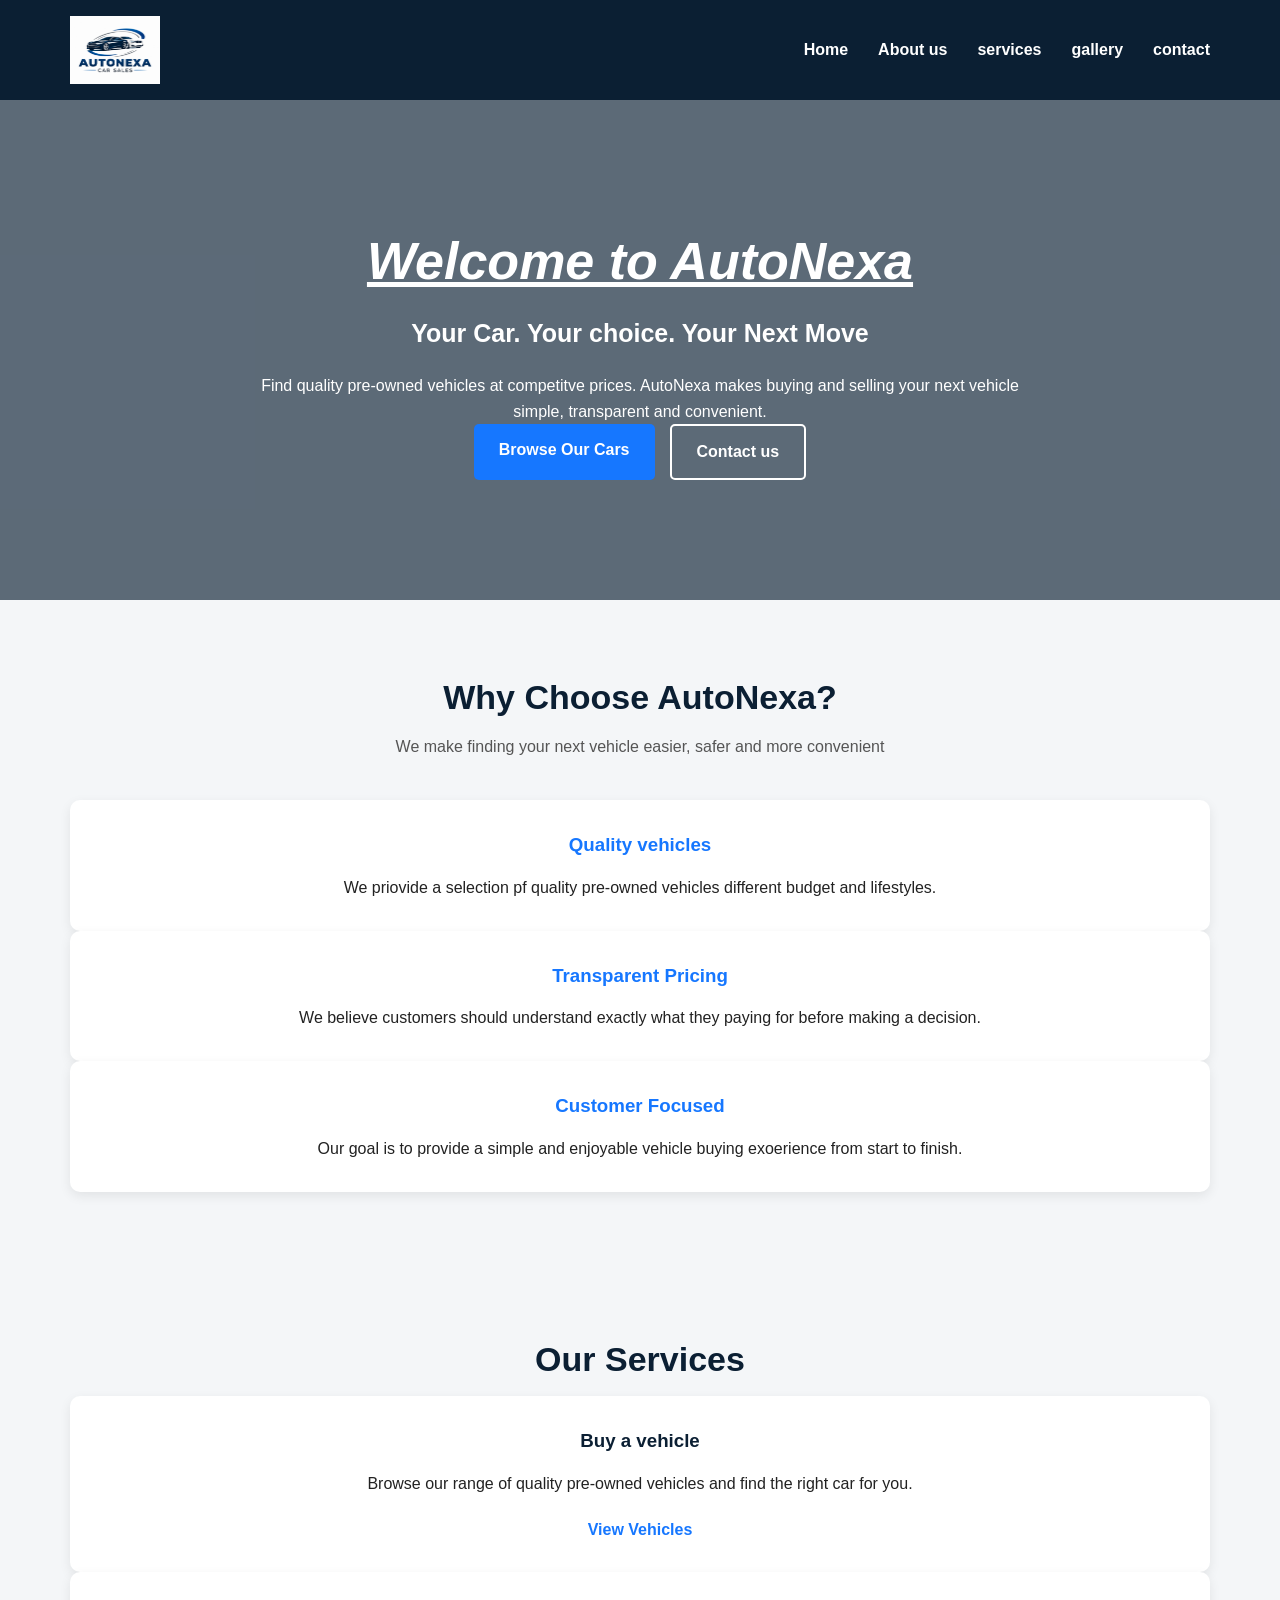
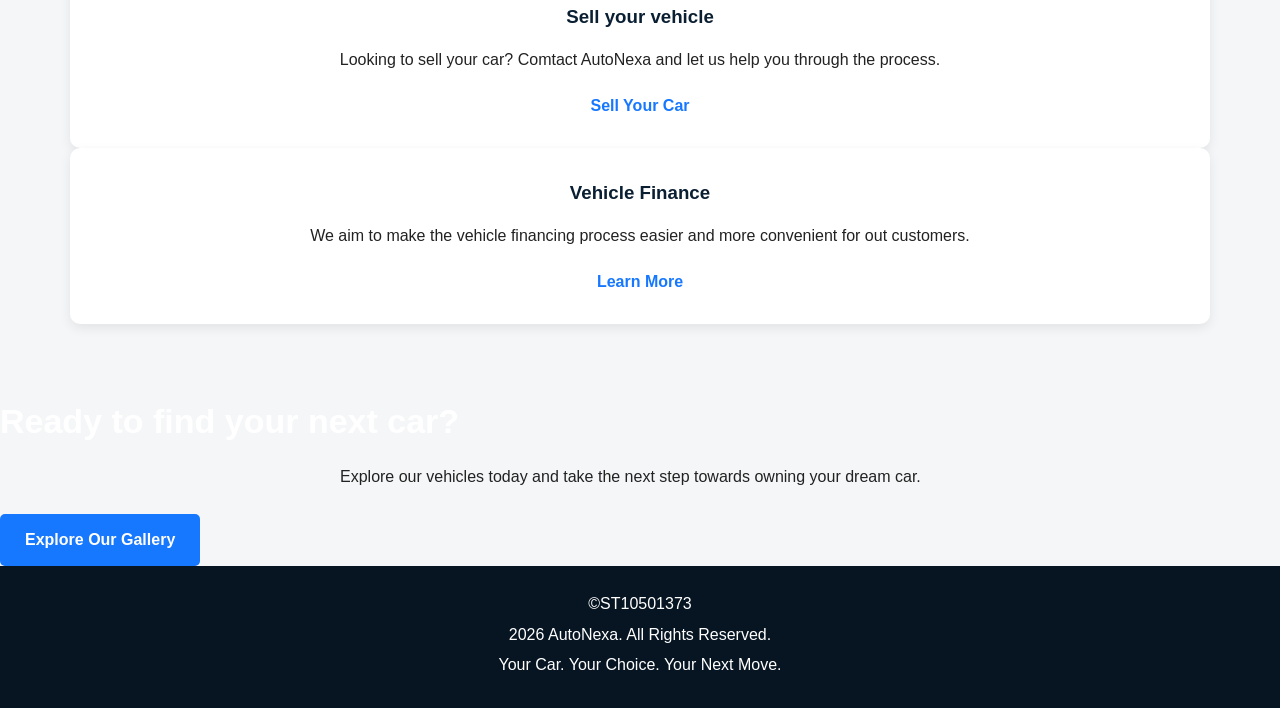
<file: index.html>
<!DOCTYPE html>
<html lang="en">
    <head>
        <meta charset="UTF-8">
        <meta name="viewport" content="width=device-width, initial scale=1.0">
        <title>AutoNexa  |  Home page</title>
        <link rel="stylesheet" href="css/style.css">
    </head>
    <body>
        <header>
             
            <nav class="navbar">
                <a href="index.html" class="logo">
                    <img src="images/autonexa-logo.jpg" alt="AutoNexa Logo">
                      </a>
                <ul class="nav-links">
                    <li><a href="index.html">Home</a></li>
                    <li><a href="About us.html">About us</a></li>
                    <li><a href="Services.html">services</a></li>
                    <li><a href="Gallery.html">gallery</a></li>
                    <li><a href="Contact.html">contact</a></li>
                </ul>
            </nav>
        </header>
        <main>
            <section class="hero">

                <video class="hero-video" autoplay muted loop playsinline>
                    <source src="images/car-background.mp4" type="video/mp4">
                </video>

                <div class="hero-overlay"></div>
                <div class="hero-content">
                  <h1><u><i>Welcome to AutoNexa</i></u></h1>
                  <p class="tagline">Your Car. Your choice. Your Next Move</p>
                  <p>Find quality pre-owned vehicles at competitve prices. AutoNexa makes buying and selling your next vehicle simple, transparent and convenient.</p>
                  <div class="hero-buttons">
                    <a href="Gallery.html" class="btn primary-btn">Browse Our Cars</a>
                    <a href="Contact.html" class="btn secondary-btn">Contact us</a>
                  </div>  
                </div>
            </section>

            <section class="why-us">
                <h2>Why Choose AutoNexa?</h2>
                <p class="section-intro">We make finding your next vehicle easier, safer and more  convenient</p>
                <div class="feature">
                    <div class="feature-card">
                        <h3>Quality vehicles</h3>
                        <p>We priovide a selection pf quality pre-owned vehicles different budget and lifestyles.</p>
                    </div>

                    <div class="feature-card">
                        <h3>Transparent Pricing</h3>
                        <p>We believe customers should understand exactly what they paying for before making a decision.</p>
                    </div>

                    <div class="feature-card">
                        <h3>Customer Focused</h3>
                        <p>Our goal is to provide a simple and enjoyable vehicle buying exoerience from start to finish.</p>
                    </div>
                </div>
            </section>

            <section class="services-preview">
                <h2>Our Services</h2>
                <div class="service-card">
                    <h3>Buy a vehicle</h3>
                    <p>Browse our range of quality pre-owned vehicles and find the right car for you.</p>
                    <a href="Gallery.html">View Vehicles</a>
                </div>

                <div class="service-card">
                    <h3>Sell your vehicle</h3>
                    <p>Looking to sell your car? Comtact AutoNexa and let us help you through the process.</p>
                    <a href="Contact.html">Sell Your Car</a>
                </div>

                <div class="service-card">
                    <h3>Vehicle Finance</h3>
                    <p>We aim to make the vehicle financing process easier and more convenient for out customers.</p>
                    <a href="Services.html">Learn More</a>
                </div>
            </section>

            <section class="cta">
                <h2>Ready to find your next car?</h2>
                <p>Explore our vehicles today and take the next step towards owning your dream car.</p>
                <a href="Gallery.html" class="btn primary-btn">Explore Our Gallery</a>
            </section>
        </main>
        <footer>&copy;ST10501373
            <p> 2026 AutoNexa. All Rights Reserved.</p>
            <p>Your Car. Your Choice. Your Next Move.</p>
        </footer>
    </body>
</html>
</file>
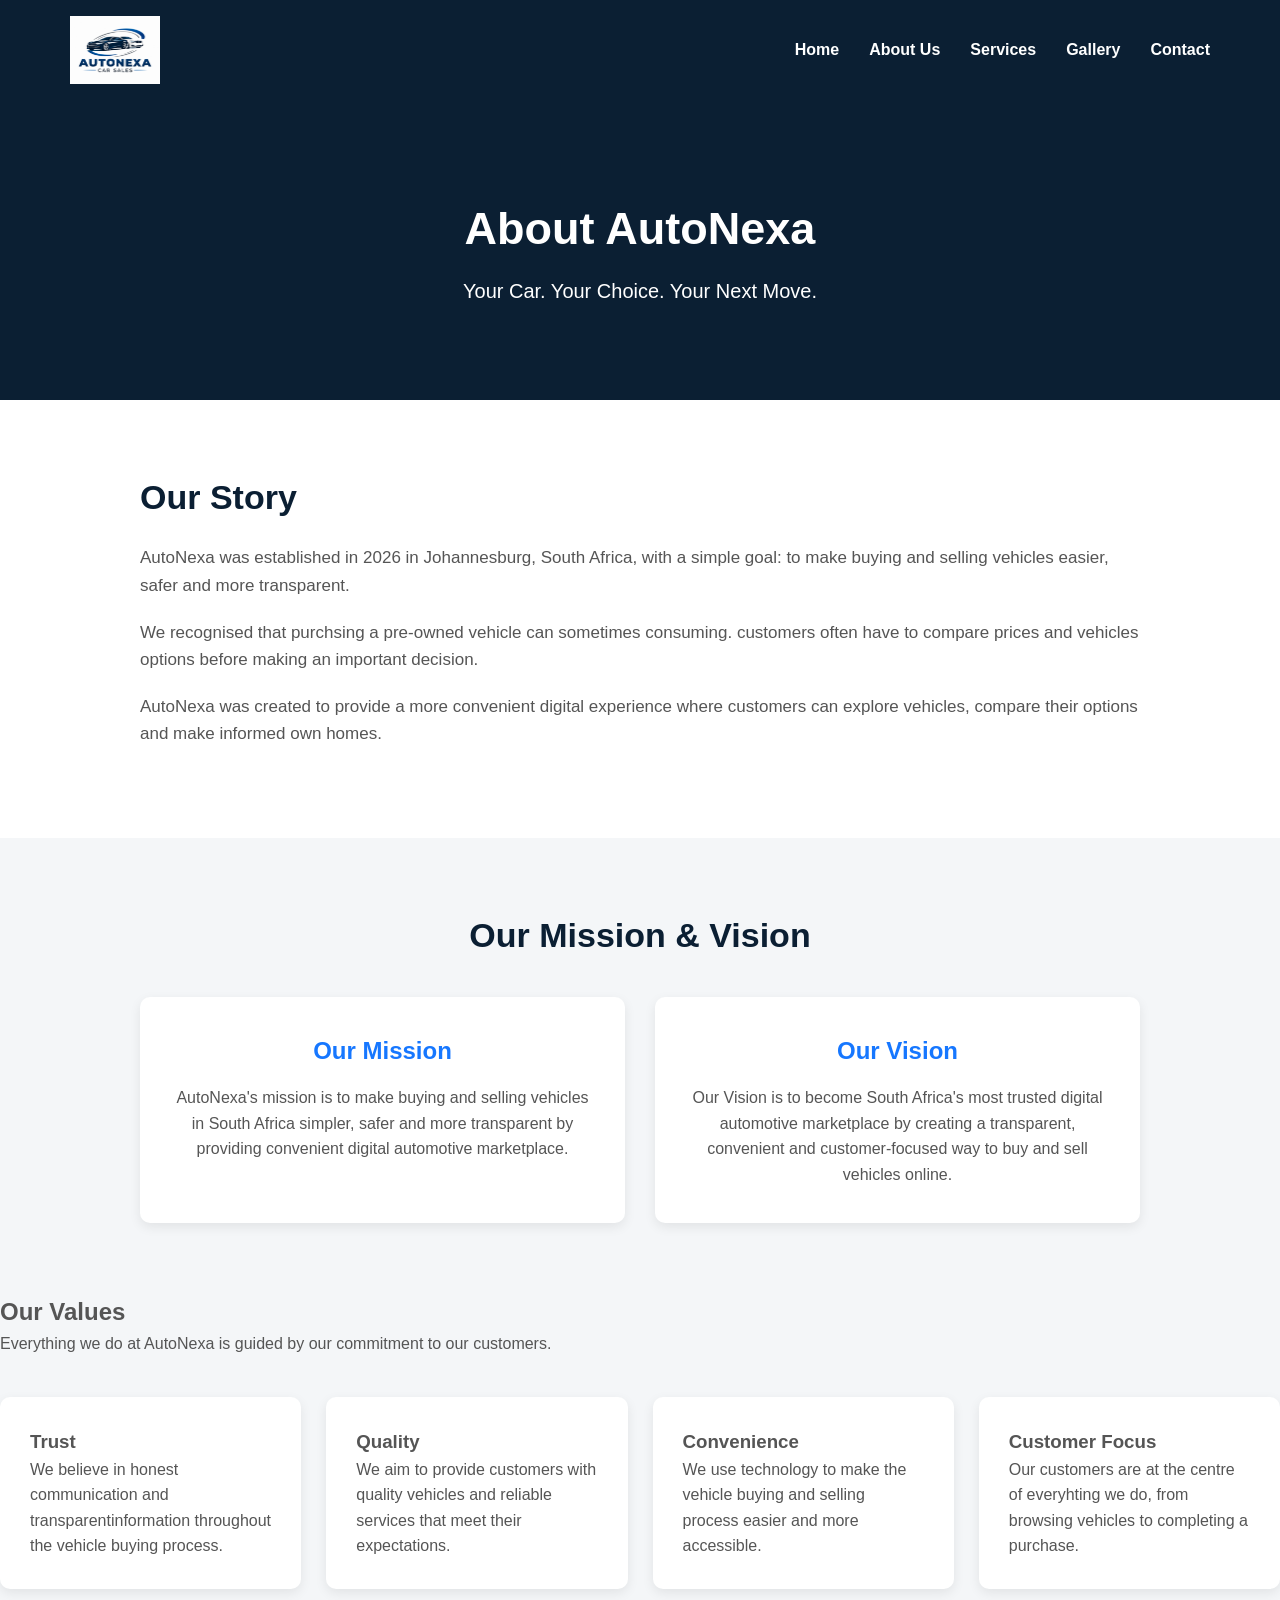
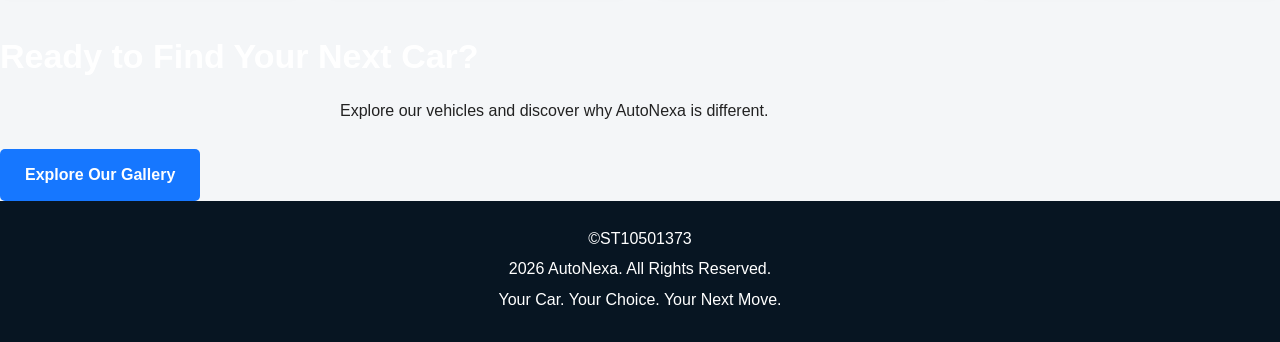
<file: About us.html>
<!DOCTYPE html>
<html lang="en">
    <head>
        <meta charset="UTF-8">
        <meta name="viewport" content="width=device-width, initial scale=1.0">
        <title>AutoNexa  |  About us</title>
        <link rel="stylesheet" href="css/style.css">
    </head>
    <body>
        <header>
           
            <nav class="navbar">
                <a href="index.html" class="logo">
                     <img src="images/autonexa-logo.jpg" alt="AutoNexa Logo">
                    </a>
                     <ul class="nav-links">
                    <li><a href="index.html">Home</a></li>
                    <li><a href="About us.html">About Us</a></li>
                    <li><a href="Services.html">Services</a></li>
                    <li><a href="Gallery.html">Gallery</a></li>
                    <li><a href="Contact.html">Contact</a></li>
                </ul>
            </nav>
        </header>
        
        <section class="about-hero">
            <div>
                <h1>About AutoNexa</h1>
                <p>Your Car. Your Choice. Your Next Move.</p>
            </div>
        </section>

        <section class="about-section">
            <div class="about-content">
                <div class="about-text">
                    <h2>Our Story</h2>
                    <p>AutoNexa was established in 2026 in Johannesburg, South Africa, with a simple goal: to make buying and selling vehicles easier, safer and more transparent.</p>
                    <p>We recognised that purchsing a pre-owned vehicle can sometimes consuming. customers often have to compare prices and vehicles options before making an important decision.</p>
                    <p>AutoNexa was created to provide a more convenient digital experience where customers can explore vehicles, compare their options and make informed own homes.</p>
                </div>
            </div>
        </section>

        <section class="mission-vision">
            <h2>Our Mission & Vision</h2>
            <div class="mission-container">
                <div class="mission-card">
                    <h3>Our Mission</h3>
                    <p>AutoNexa's mission is to make buying and selling vehicles in South Africa simpler, safer and more transparent by providing convenient digital automotive marketplace.</p>
                </div>

                <div class="mission-card">
                    <h3>Our Vision</h3>
                    <p>Our Vision is to become South Africa's most trusted digital automotive marketplace by creating a transparent, convenient and customer-focused way to buy and sell vehicles online.</p>
                </div>
            </div>
        </section>

        <section class="values-intro">
            <h2>Our Values</h2>
            <p class="values-intro">Everything we do at AutoNexa is guided by our commitment to our customers.</p>

            <div class="values-container">
                <div class="value-card">
                    <h3>Trust</h3>
                    <p>We believe in honest communication and transparentinformation throughout the vehicle buying process.</p>
                </div>

                <div class="value-card">
                    <h3>Quality</h3>
                    <p>We aim to provide customers with quality vehicles and reliable services that meet their expectations.</p>
                </div>

                <div class="value-card">
                    <h3>Convenience</h3>
                    <p>We use technology to make the vehicle buying and selling process easier and more accessible.</p>
                </div>

                <div class="value-card">
                    <h3>Customer Focus</h3>
                    <p>Our customers are at the centre of everyhting we do, from browsing vehicles to completing a purchase.</p>
                </div>
            </div>
        </section>

        <section class="cta">
            <h2>Ready to Find Your Next Car?</h2>
            <p>Explore our vehicles and discover why AutoNexa is different.</p>

            <a href="Gallery.html" class="btn primary-btn">Explore Our Gallery</a>
        </section>
        <footer>&copy;ST10501373
            <p>2026 AutoNexa. All Rights Reserved.</p>
            <p>Your Car. Your Choice. Your Next Move.</p>
        </footer>
    </body>
</html>
</file>
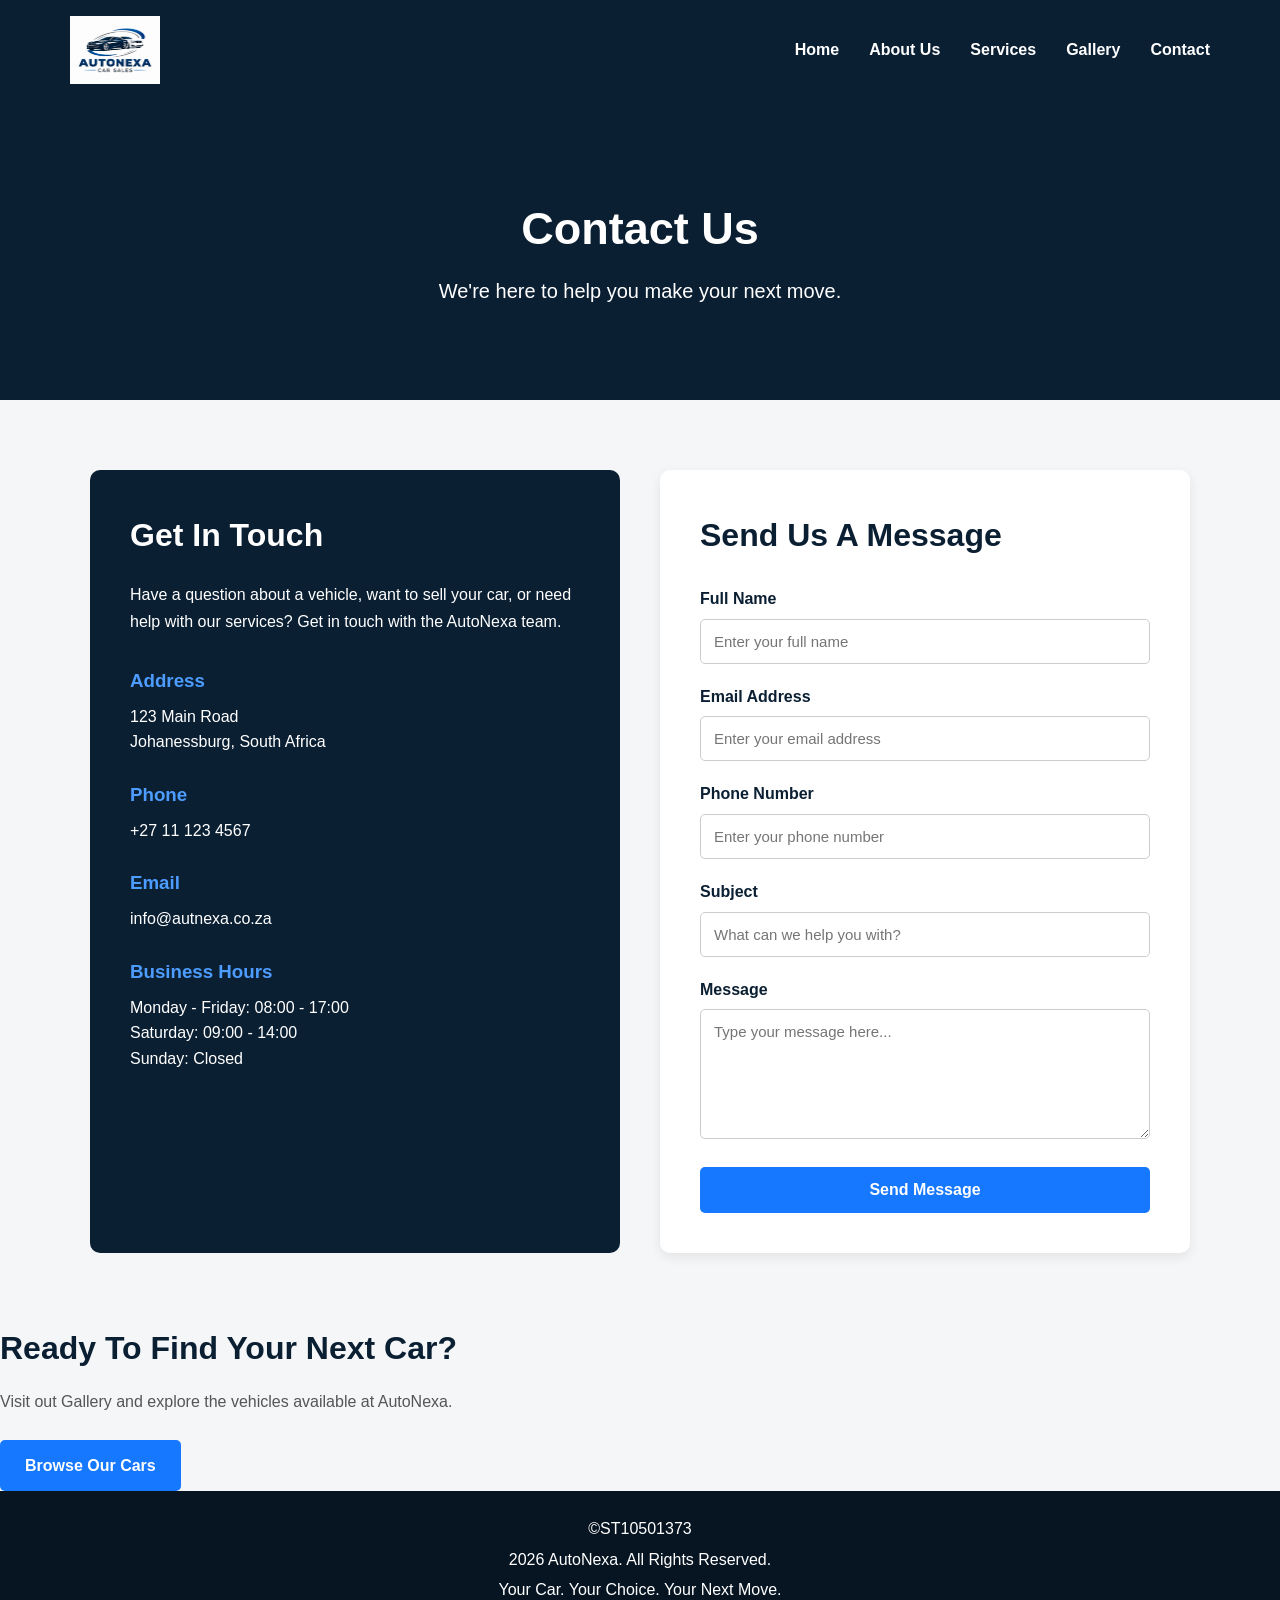
<file: Contact.html>
<!DOCTYPE html>
<html lang="en">
    <head>
        <meta charset="UTF-8">
        <meta name="viewport" content="width=device-width, initial scale=1.0">
        <title>AutoNexa  |  Contact Us</title>
        <link rel="stylesheet" href="css/style.css">
    </head>
    <body>
        <header>
             
           <nav class="navbar">
                <a href="index.html" class="logo">
                     <img src="images/autonexa-logo.jpg" alt="AutoNexa Logo">
                   </a>
                     <ul class="nav-links">
                    <li><a href="index.html">Home</a></li>
                    <li><a href="About us.html">About Us</a></li>
                    <li><a href="Services.html">Services</a></li>
                    <li><a href="Gallery.html">Gallery</a></li>
                    <li><a href="Contact.html">Contact</a></li>
                </ul>
            </nav>
        </header>
       
        <section class="contact-hero">
            <div>
                <h1>Contact Us</h1>
                <p>We're here to help you make your next move.</p>
            </div>
        </section>

        <section class="contact-section">
            <div class="contact-container">

                <div class="contact-info">
                    <h2>Get In Touch</h2>
                    <p>Have a question about a vehicle, want to sell your car, or need help with our services? Get in touch with the AutoNexa team.</p>

                    <div class="contact-detail">
                        <h3>Address</h3>
                        <p>123 Main Road<br>Johanessburg, South Africa</p>
                    </div>

                    <div class="contact-detail">
                        <h3> Phone</h3>
                        <p>+27 11 123 4567</p>
                    </div>

                    <div class="contact-detail">
                        <h3> Email</h3>
                        <p>info@autnexa.co.za</p>
                    </div>

                    <div class="contact-detail">
                        <h3>Business Hours</h3>
                        <p>Monday - Friday: 08:00 - 17:00<br> Saturday: 09:00 - 14:00<br> Sunday: Closed</p>
                    </div>
                </div>

                <div class="contact-form">
                    <h2>Send Us A Message</h2>
                    <form>
                        <label for="name">Full Name</label><input type="text" id="name" name="name" placeholder="Enter your full name" required>
                        <label for="email">Email Address</label><input type="email" id="email" name="email" placeholder="Enter your email address" required>
                        <label for="phone">Phone Number</label><input type="tel" id="phone" name="phone" placeholder="Enter your phone number">
                        <label for="subject">Subject</label><input type="text" id="subject" name="subject" placeholder="What can we help you with?" required>
                        <label for="message">Message</label><textarea id="message" name="message" rows="6" placeholder="Type your message here..." required></textarea>

                        <button type="submit">Send Message</button>
                    </form>
                </div>
            </div>
        </section>

        <section class="contact-cta">
            <h2>Ready To Find Your Next Car?</h2>
            <p>Visit out Gallery and explore the vehicles available at AutoNexa.</p>
            <a href="Gallery.html">Browse Our Cars</a>
        </section>
        <footer>&copy;ST10501373
            <p>2026 AutoNexa. All Rights Reserved.</p>
            <p>Your Car. Your Choice. Your Next Move.</p>
        </footer>
    </body>
</html>
</file>
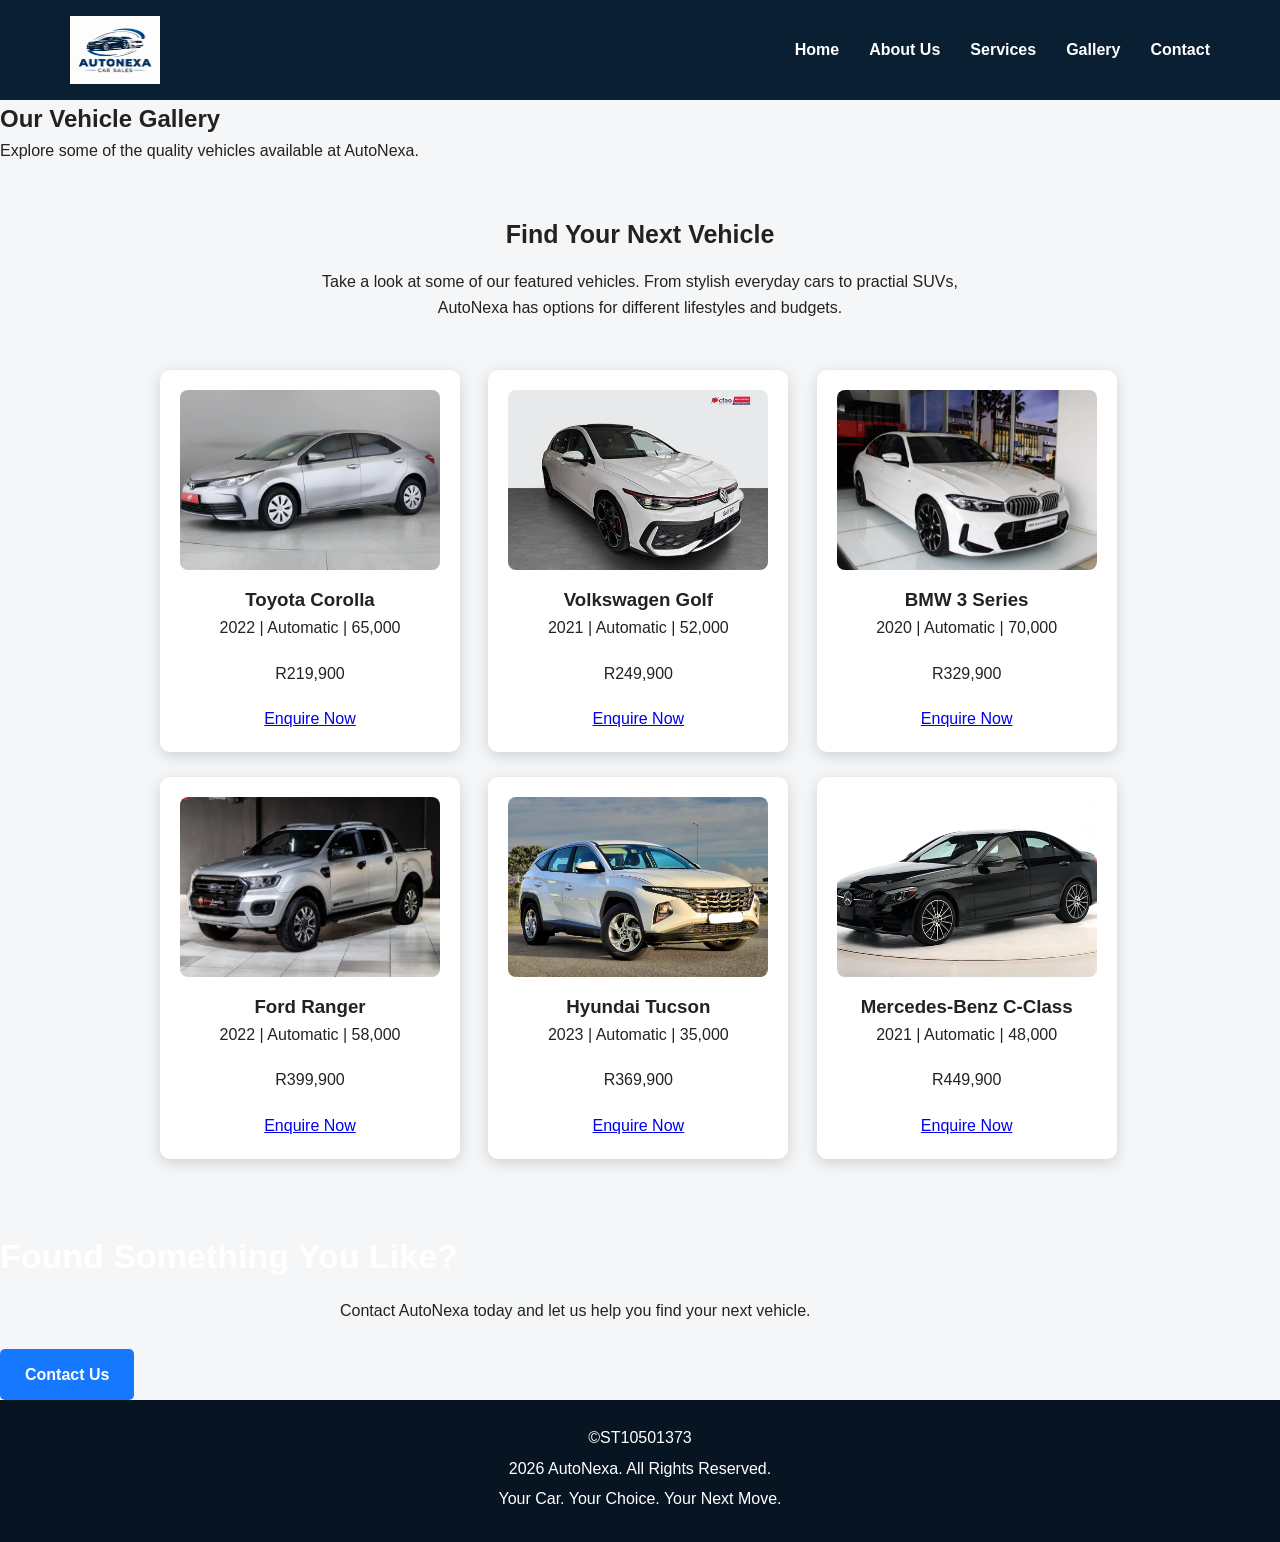
<file: Gallery.html>
<!DOCTYPE html>
<html lang="en">
    <head>
        <meta charset="UTF-8">
        <meta name="viewport" content="width=device-width, initial scale=1.0">
        <title>AutoNexa  |  Gallery</title>
        <link rel="stylesheet" href="css/style.css">
    </head>
    <body>
        <header>
             
            <nav class="navbar">
                <a href="index.html" class="logo">
                     <img src="images/autonexa-logo.jpg" alt="AutoNexa Logo">
                    </a>
                     <ul class="nav-links">
                    <li><a href="index.html">Home</a></li>
                    <li><a href="About us.html">About Us</a></li>
                    <li><a href="Services.html">Services</a></li>
                    <li><a href="Gallery.html">Gallery</a></li>
                    <li><a href="Contact.html">Contact</a></li>
                </ul>
            </nav>
        </header>
       
        <section class="gallery-hero">
            <div>
                <h1>Our Vehicle Gallery</h1>
                <p>Explore some of the quality vehicles available at AutoNexa.</p>
            </div>
        </section>

        <section class="gallery-intro">
            <h2>Find Your Next Vehicle</h2>
            <p>Take a look at some of our featured vehicles. From stylish everyday cars to practial SUVs, AutoNexa has options for different lifestyles and budgets.</p>
        </section>

        <section class="vehicle-gallery">

            <div class="vehicle-card">
                <img src="images/car1.jpg" alt="Toyota Corolla" width="300">
                <div class="vehicle-info">
                    <h3>Toyota Corolla</h3>
                    <p class="vehicle-details">2022 | Automatic | 65,000</p>
                    <p class="vehicle-price">R219,900</p>
                    <a href="Contact.html" class="vehicle-btn">Enquire Now</a>
                </div>
            </div>

            <div class="vehicle-card">
                <img src="images/car2.jpg" alt="Volkswagen Golf" width="300">
                <div class="vehicle-info">
                    <h3>Volkswagen Golf</h3>
                    <p class="vehicle-details">2021 | Automatic | 52,000</p>
                    <p class="vehicle-price">R249,900</p>
                    <a href="Contact.html" class="vehicle-btn">Enquire Now</a>
                </div>
            </div>

            <div class="vehicle-card">
                <img src="images/car3.jpg" alt="BMW 3 Series" width="300">
                <div class="vehicle-info">
                    <h3>BMW 3 Series</h3>
                    <p class="vehicle-details">2020 | Automatic | 70,000</p>
                    <p class="vehicle-price">R329,900</p>
                    <a href="Contact.html" class="vehicle-btn">Enquire Now</a>
                </div>
            </div>

            <div class="vehicle-card">
                <img src="images/car4.jpg" alt="Ford Ranger" width="300">
                <div class="vehicle-info">
                    <h3>Ford Ranger</h3>
                    <p class="vehicle-details">2022 | Automatic | 58,000</p>
                    <p class="vehicle-price">R399,900</p>
                    <a href="Contact.html" class="vehicle-btn">Enquire Now</a>
                </div>
            </div>

            <div class="vehicle-card">
                <img src="images/car5.jpg" alt="Hyundai Tucson" width="300">
                <div class="vehicle-info">
                    <h3>Hyundai Tucson</h3>
                    <p class="vehicle-details">2023 | Automatic | 35,000</p>
                    <p class="vehicle-price">R369,900</p>
                    <a href="Contact.html" class="vehicle-btn">Enquire Now</a>
                </div>
            </div>

            <div class="vehicle-card">
                <img src="images/car6.jpg" alt="Mercedes-Benz C-Class" width="300">
                <div class="vehicle-info">
                    <h3>Mercedes-Benz C-Class</h3>
                    <p class="vehicle-details">2021 | Automatic | 48,000</p>
                    <p class="vehicle-price">R449,900</p>
                    <a href="Contact.html" class="vehicle-btn">Enquire Now</a>
                </div>
            </div>
        </section>

        <section class="cta">
            <h2>Found Something You Like?</h2>
            <p>Contact AutoNexa today and let us help you find your next vehicle.</p>
            <a href="Contact.html" class="btn primary-btn">Contact Us</a>
        </section>
        <footer>&copy;ST10501373
            <p>2026 AutoNexa. All Rights Reserved.</p>
            <p>Your Car. Your Choice. Your Next Move.</p>
        </footer>
    </body>
</html>
</file>
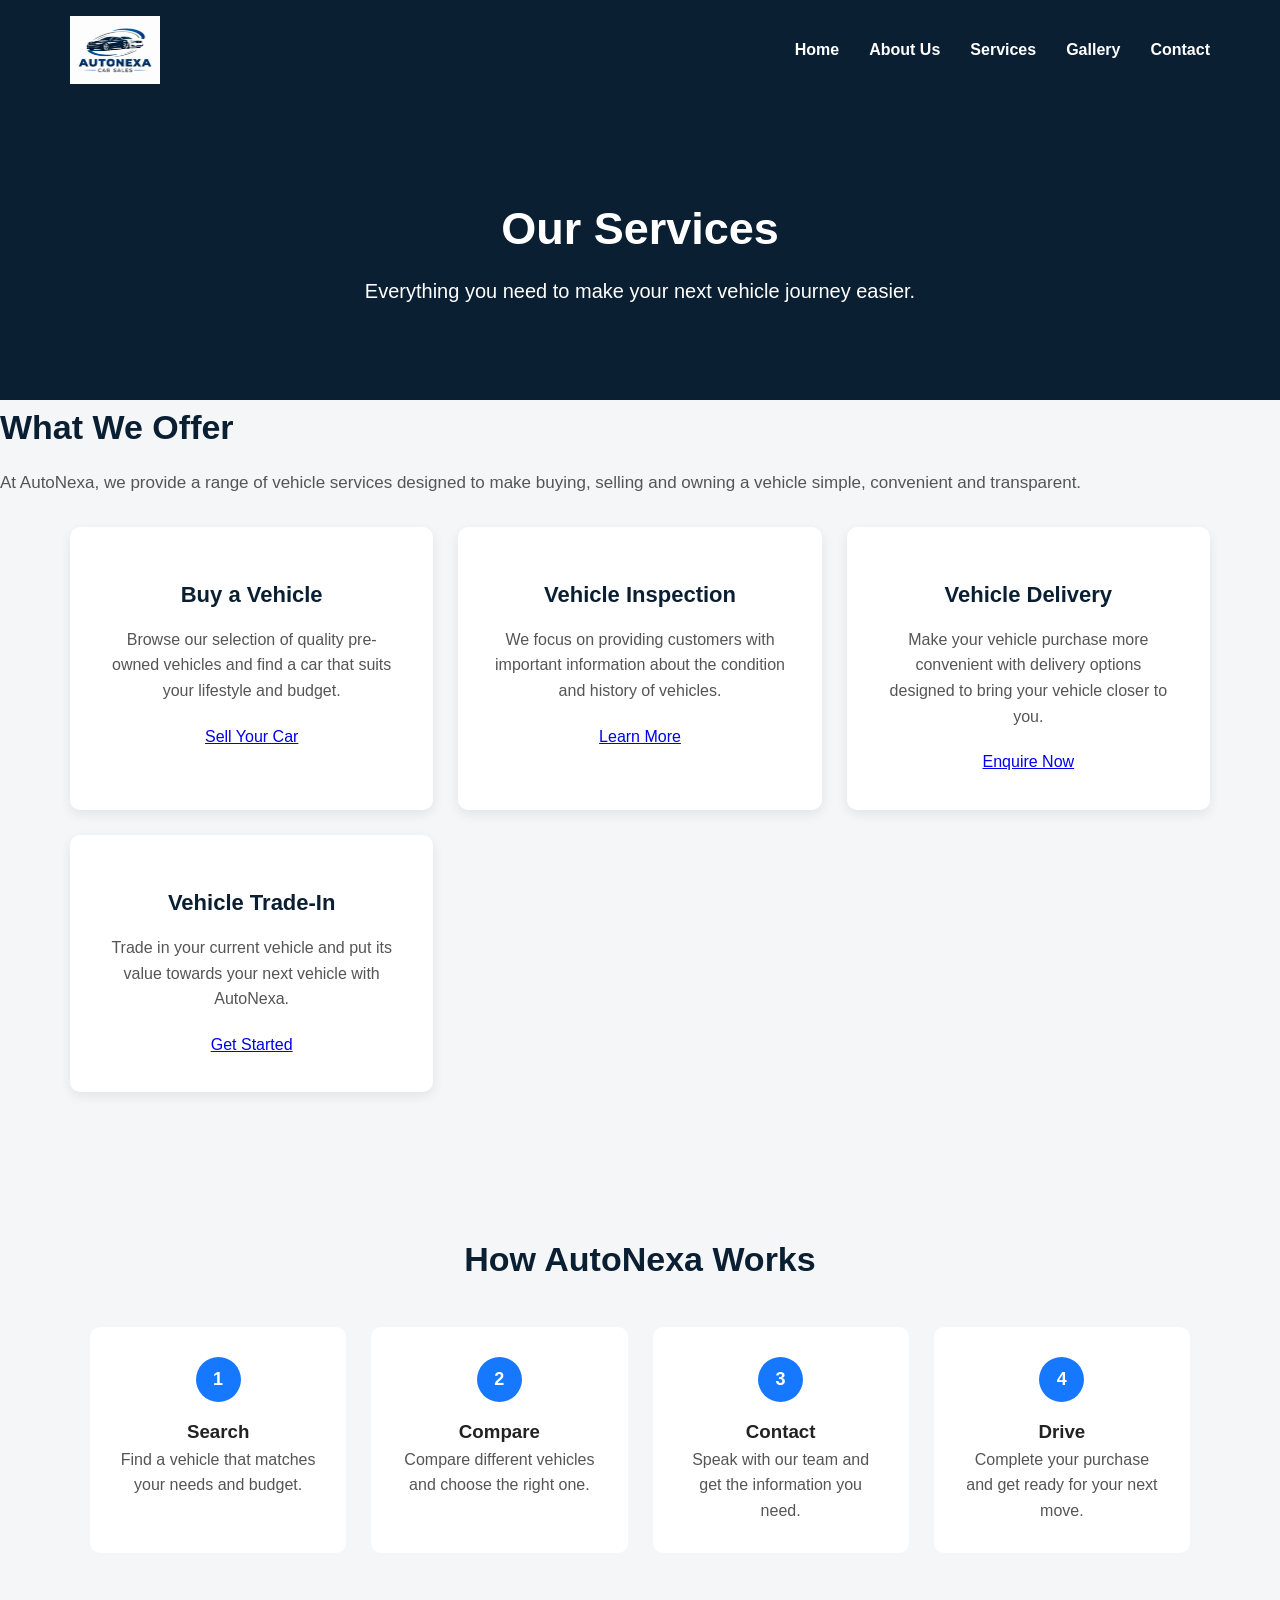
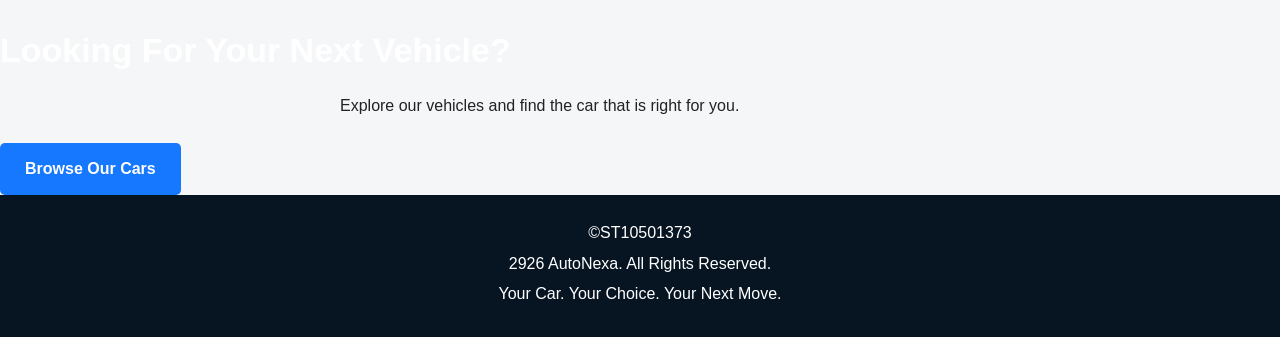
<file: Services.html>
<!DOCTYPE html>
<html lang="en">
    <head>
        <meta charset="UTF-8">
        <meta name="viewport" content="width=device-width, initial scale=1.0">
        <title>AutoNexa  |  Services</title>
        <link rel="stylesheet" href="css/style.css">
    </head>
    <body>
        <header>
            
           <nav class="navbar">
                <a href="index.html" class="logo">
                     <img src="images/autonexa-logo.jpg" alt="AutoNexa Logo">
                    </a>
                     <ul class="nav-links">
                    <li><a href="index.html">Home</a></li>
                    <li><a href="About us.html">About Us</a></li>
                    <li><a href="Services.html">Services</a></li>
                    <li><a href="Gallery.html">Gallery</a></li>
                    <li><a href="Contact.html">Contact</a></li>
                </ul>
            </nav>
        </header>
        
        <section class="services-hero">
            <div>
                <h1>Our Services</h1>
                <p>Everything you need to make your next vehicle journey easier.</p>
            </div>
        </section>

        <section class="services-intro">
            <h2>What We Offer</h2>
            <p>At AutoNexa, we provide a range of vehicle services designed to make buying, selling and owning a vehicle simple, convenient and transparent.</p>
        </section>

        <section class="services-list">
            <div class="service-box">
                <div class="service-icon">

                </div>

                <h3>Buy a Vehicle</h3>
                <p>Browse our selection of quality pre-owned vehicles and find a car that suits your lifestyle and budget.</p>
                <a href="Contact.html">Sell Your Car</a>
            </div>

            <div class="service-box">
                <div class="service-icon">

                </div>

                <h3>Vehicle Inspection</h3>
                <p>We focus on providing customers with important information about the condition and history of vehicles.</p>
                <a href="Contact.html">Learn More</a>
            </div>

            <div class="service-box">
                <div class="service-icon">

                </div>
                <h3>Vehicle Delivery</h3>
                <p>Make your vehicle purchase more convenient with delivery options designed to bring your vehicle closer to you.</p>
                <a href="Contact.html">Enquire Now</a>
            </div>

            <div class="service-box">
                <div class="service-icon">

                </div>
                <h3>Vehicle Trade-In</h3>
                <p>Trade in your current vehicle and put its value towards your next vehicle with AutoNexa.</p>
                <a href="Contact.html">Get Started</a>
            </div>
        </section>

        <section class="how-it-works">
            <h2>How AutoNexa Works</h2>
            <div class="steps">
                <div class="step">
                    <span>1</span>
                    <h3>Search</h3>
                    <p>Find a vehicle that matches your needs and budget.</p>
                </div>

                <div class="step">
                    <span>2</span>
                    <h3>Compare</h3>
                    <p>Compare different vehicles and choose the right one.</p>
                </div>

                <div class="step">
                    <span>3</span>
                    <h3>Contact</h3>
                    <p>Speak with our team and get the information you need.</p>
                </div>

                <div class="step">
                    <span>4</span>
                    <h3>Drive</h3>
                    <p>Complete your purchase and get ready for your next move.</p>
                </div>
            </div>
        </section>

        <section class="cta">
            <h2>Looking For Your Next Vehicle?</h2>
            <p>Explore our vehicles and find the car that is right for you.</p>
            <a href="Gallery.html" class="btn primary-btn">Browse Our Cars</a>
        </section>
        <footer>&copy;ST10501373
            <p>2926 AutoNexa. All Rights Reserved.</p>
            <p>Your Car. Your Choice. Your Next Move.</p>
        </footer>
    </body>
</html>
</file>
<file: css/style.css>
*{
    margin: 0;
    padding: 0;
    box-sizing: border-box;
}
body {
    font-family: Arial, Helvetica, sans-serif;
    background-color: #f4f6f8;
    color: #222222;
    line-height: 1.6;
}
header {
    background-color: #0b1f33;
    width: 100%;
}
.navbar {
    max-width: 1200px;
    margin: auto;
    padding: 15px 30px;

    display: flex;
    align-items: center;
    justify-content: space-between;
}
.logo img {
    width: 90px;
    height: 70px;
    object-fit: contain;
    display: block;
}
.nav-links {
    list-style: none;
    display: flex;
    gap: 30px;
}
.nav-links a {
    color: white;
    text-decoration: none;
    font-size: 16px;
    font-weight: bold;
}
.nav-links a:hover {
    color: #1677ff;
}

.hero {
    position: relative;
    min-height: 500px;
    display: flex;
    align-items: center;
    justify-content: center;
    text-align: center;
    padding: 80px 20px;
    overflow: hidden;
}

.hero-video {
    position: absolute;
    top: 0;
    left: 0;
    width: 100%;
    height: 100%;
    object-fit: cover;
    z-index: 0;
}

.hero-overlay {
    position: absolute;
    top: 0;
    left: 0;
    width: 100%;
    height: 100%;
    background: rgba(11, 31, 51, 0.65);
    z-index: 1;
}

.hero-content {
    position: relative;
    z-index: 2;
    max-width: 800px;
    color: white;
}

.hero h1 {
    font-size: 52px;
}
.hero h1 {
    font-size: 52px;
    margin-bottom: 10px;
}
.tagline {
    font-size: 25px;
    font-weight: bold;
    margin-bottom: 20px;
}
.hero-buttons {
    display: flex;
    justify-content: center;
    gap: 15px;
}
.btn {
    display: inline-block;
    padding: 13px 25px;
    border-radius: 5px;
    text-decoration: none;
    font-weight: bold;
}
.primary-btn {
    background-color: #1677ff;
    color: white;
}
.primary-btn :hover {
    background-color: #0d5dcc;
}
.secondary-btn {
    border: 2px solid white;
    color: white;
}
.secondary-btn:hover {
    background-color: white;
    color: #0b1f33;
}

.why-us,
.services-preview {
    max-width: 1200px;
    margin: auto;
    padding: 70px 30px;
    text-align: center;
}
.why-us h2,
.services-preview h2,
.cta h2 {
    font-size: 34px;
    color: #0b1f33;
    margin-bottom: 10px;
}
.section-intro {
    margin-bottom: 40px;
    color: #555555;
}

.features {
    display: flex;
    gap: 25px;
    justify-content: center;
}
.feature-card {
    background-color: white;
    padding: 30px;
    border-radius: 10px;
    flex: 1;
    box-shadow: 0 4px 12px rgb(0, 0, 0, 0.08);
}
.feature-card h3 {
    color: #1677ff;
    margin-bottom: 15px;
}

.services {
    display: flex;
    gap: 25px;
    justify-content: center;
    margin-top: 35px;
}
.service-card {
    background-color: white;
    padding: 30px;
    flex: 1;
    border-radius: 10px;
    box-shadow: 0 4px 12px rgba(0, 0, 0, 0.08);
}
.service-card h3 {
    color: #0b1f33;
    margin-bottom: 15px;
}
.service-card p {
    margin-bottom: 20px;
}
.service-card a {
    color: #1677ff;
    text-decoration: none;
    font-weight: bold;
}

.cta h2 {
    color: white;
}
.cta p {
    margin: 15px auto 25px;
    max-width: 600px;
}

footer {
    background-color: #071522;
    color: white;
    text-align: center;
    padding: 25px;
}
footer p {
    margin: 5px;
}

@media (max-width: 768px) {
    .navbar {
        flex-direction: column;
        gap: 15px;
    }
    .nav-links {
        flex-direction: column;
        text-align: center;
        gap: 10px;
    }
    .hero h1 {
        font-size: 38px;
    }
    .tagline {
        font-size: 20px;
    }
    .hero-buttons {
        flex-direction: column;
        align-items: center;
    }
    .features,
    .services {
        flex-direction: column;
    }
}

.about-hero {
    min-height: 300px;
    display: flex;
    align-items: center;
    justify-content: center;
    text-align: center;
    background-color: #0b1f33;
    color: white;
    padding: 60px 20px;
}
.about-hero h1 {
    font-size: 45px;
    margin-bottom: 10px;
}
.about-hero p {
    font-size: 20px;
}

.about-section {
    background-color: white;
    padding: 70px 30px;
}
.about-content {
    max-width: 1000px;
    margin: auto;
}
.about-text h2 {
    color: #0b1f33;
    font-size: 34px;
    margin-bottom: 20px;
}
.about-text p {
    color: #555555;
    font-size: 17px;
    margin-bottom: 20px;
}

.mission-vision {
    background-color: #f4f6f8;
    text-align: center;
    padding: 70px 30px;
}
.mission-vision h2 {
    color: #0b1f33;
    font-size: 34px;
    margin-bottom: 35px;
}
.mission-container {
    max-width: 1000px;
    margin: auto;
    display: flex;
    gap: 30px;
}
.mission-card {
    background-color: white;
    flex: 1;
    padding: 35px;
    border-radius: 10px;
    box-shadow: 0 4px 12px rgba(0, 0, 0, 0.08);
}
.mission-card h3 {
    color: #1677ff;
    font-size: 24px;
    margin-bottom: 15px;
}
.mission-card p {
    color: #555555;
}

.values-section {
    max-width: 1200px;
    margin: auto;
    padding: 70px 30px;
    text-align: center;
}
.values-section h2 {
    color: #0b1f33;
    font-size: 34px;
    margin-bottom: 10px;
}
.values-intro {
    color: #555555;
    margin-bottom: 40px;
}
.values-container {
    display: grid;
    grid-template-columns: repeat(4, 1fr);
    gap: 25px;
}
.value-card {
    background-color: white;
    padding: 30px;
    border-radius: 10px;
    box-shadow: 0 4px 12px rgba(0, 0, 0, 0.08);
}
.value-card p {
    color: #555555;
}

@media (max-width:768px) {
    .mission-container {
        flex-direction: column;
    }
    .values-container {
        flex-direction: column;
    }
    .values-container {
        grid-template-columns: 1fr;
    }
    .about-hero h1 {
        font-size: 36px;
    }
}

.services-hero {
    min-height: 300px;
    display: flex;
    align-items: center;
    justify-content: center;
    text-align: center;
    background-color: #0b1f33;
    color: white;
    padding: 60px 20px;
}
.services-hero h1 {
    font-size: 45px;
    margin-bottom: 10px;
}
.services-hero p {
    font-size: 20px;
}

.services-intro h2 {
    color: #0b1f33;
    font-size: 34px;
    margin-bottom: 15px;
}
.services-intro p {
    color: #555555;
    font-size: 17px;
}

.services-list {
    max-width: 1200px;
    margin: auto;
    padding: 30px 30px 70px;
    display: grid;
    grid-template-columns: repeat(3, 1fr);
    gap: 25px;
}
.service-box {
    background-color: white;
    padding: 35px;
    text-align: center;
    border-radius: 10px;
    box-shadow: 0 4px 12px rgba(0, 0, 0, 0.08);
    transition: transform 0.3s ease;
}
.service-box:hover {
    transform: translate(-5px);
}
.service-icon {
    font-size: 40px;
    margin-bottom: 15px;
}
.service-box h3 {
    color: #0b1f33;
    font-size: 22px;
    margin-bottom: 15px;
}
.service-box p {
    color: #555555;
    margin-bottom: 20px;
}
.service-box a:hover {
    text-decoration: underline;
}

.how-it-works {
    background-color: #f4f6f8;
    text-align: center;
    padding: 70px 30px;
}
.how-it-works h2 {
    color: #0b1f33;
    font-size: 34px;
    margin-bottom: 40px;
}
.steps {
    max-width: 1100px;
    margin: auto;
    display: grid;
    grid-template-columns: repeat(4, 1fr);
    gap: 25px;
}
.step {
    background-color: white;
    padding: 30px;
    border-radius: 10px;
}
.step span {
    display: flex;
    align-items: center;
    justify-content: center;
    width: 45px;
    height: 45px;
    margin: 0 auto 15px;
    border-radius: 50%;
    background-color: #1677ff;
    color: white;
    font-weight: bold;
    font-size: 18px;
}
step h3 {
    color: #0b1f33;
    margin-bottom: 10px;
}
.step p {
    color: #555555;
}

@media (max-width: 768px) {
    .services-list {
        grid-template-columns: 1fr;
    }
    .steps {
        grid-template-columns: 1fr;
    }
    .services-hero h1 {
        font-size: 36px;
    }
}

.gallery-intro {
    text-align: center;
    padding: 50px 20px 20px;
}

.gallery-intro h1 {
    font-size: 40px;
    margin-bottom: 10px;
}

.gallery-intro h2 {
    font-size: 25px;
    margin-bottom: 15px;
}

.gallery-intro p {
    max-width: 700px;
    margin: auto;
    line-height: 1.6;
}

.vehicle-gallery {
    display: grid;
    grid-template-columns: 1fr 1fr 1fr;
    gap: 25px;
    padding: 30px 20px 70px;
    max-width: min(1000px, 100%);
    margin: auto;
}

.vehicle-card {
   width: 300px;
    background: white;
    padding: 20px;
    text-align: center;
    border-radius: 10px;
    box-shadow: 0 4px 15px rgba(0, 0, 0, 0.15);
    box-sizing: border-box;
    display: block;
    flex: 0 0 300px;
}

.vehicle-card img {
    display: block;
    width: 100%;
    height: 180px;
    object-fit: cover;
    border-radius: 8px;
    margin-bottom: 15px;
}

.vehicle-card h2 {
    margin: 15px 0 10px;
}

.vehicle-card p {
    margin-bottom: 20px;
}

.vehicle-card .btn {
    display: inline-block;
}

.contact-hero {
    min-height: 300px;
    display: flex;
    align-items: center;
    justify-content: center;
    text-align: center;
    background-color: #0b1f33;
    color: white;
    padding: 60px 20px;
}
.contact-hero h1 {
    font-size: 45px;
    margin-bottom: 10px;
}
.contact-hero p {
    font-size: 20px;
}

.contact-section {
    padding: 70px 30px;
    background-color: #f4f6f8;
}
.contact-container {
    max-width: 1100px;
    margin: auto;
    display: grid;
    grid-template-columns: 1fr 1fr;
    gap: 40px;
}

.contact-info {
    background-color: #0b1f33;
    color: white;
    padding: 40px;
    border-radius: 10px;
}
.contact-info h2 {
    font-size: 32px;
    margin-bottom: 20px;
}
.contact-info > p {
    line-height: 1.7;
    margin-bottom: 30px;
}
.contact-detail {
    margin-bottom: 25px;
}
.contact-detail h3 {
    color: #4d9cff;
    margin-bottom: 8px;
}
.contact-detail p {
    line-height: 1.6;
}

.contact-form {
    background-color: white;
    padding: 40px;
    border-radius: 10px;
    box-shadow: 0 4px 12px rgba(0, 0, 0, 0.08);
}
.contact-form h2 {
    color: #0b1f33;
    font-size: 32px;
    margin-bottom: 25px;
}

.contact-form label {
    display: block;
    color: #0b1f33;
    font-weight: bold;
    margin-bottom: 7px;
}

.contact-form input,
.contact-form textarea {
    width: 100%;
    padding: 13px;
    margin-bottom: 20px;
    border: 1px solid #cccccc;
    border-radius: 5px;
    font-family: inherit;
    font-size: 15px;
    box-sizing: border-box;
}
.contact-form textarea {
    resize: vertical;
}

.contact-form button {
    width: 100%;
    padding: 14px;
    border: none;
    border-radius: 5px;
    background-color: #1677ff;
    color: white;
    font-size: 16px;
    font-weight: bold;
    cursor: pointer;
}
.contact-form button:hover {
    background-color: #0d5dcc;
}

.contact-cta h2 {
    color: #0b1f33;
    font-size: 32px;
    margin-bottom: 15px;
}
.contact-cta h2 {
    color: #0b1f33;
    font-size: 32px;
    margin-bottom: 15px;
}
.contact-cta p {
    color: #555555;
    margin-bottom: 25px;
}
.contact-cta a {
    display: inline-block;
    padding: 13px 25px;
    background-color: #1677ff;
    color: white;
    text-decoration: none;
    border-radius: 5px;
    font-weight: bold;
}
.contact-cta a:hover {
    background-color: #0d5dcc;
}

@media (max-width: 768px) {
    .contact-container {
        grid-template-columns: 1fr;
    }
    .contact-hero h1 {
        font-size: 36px;
    }
}
</file>
